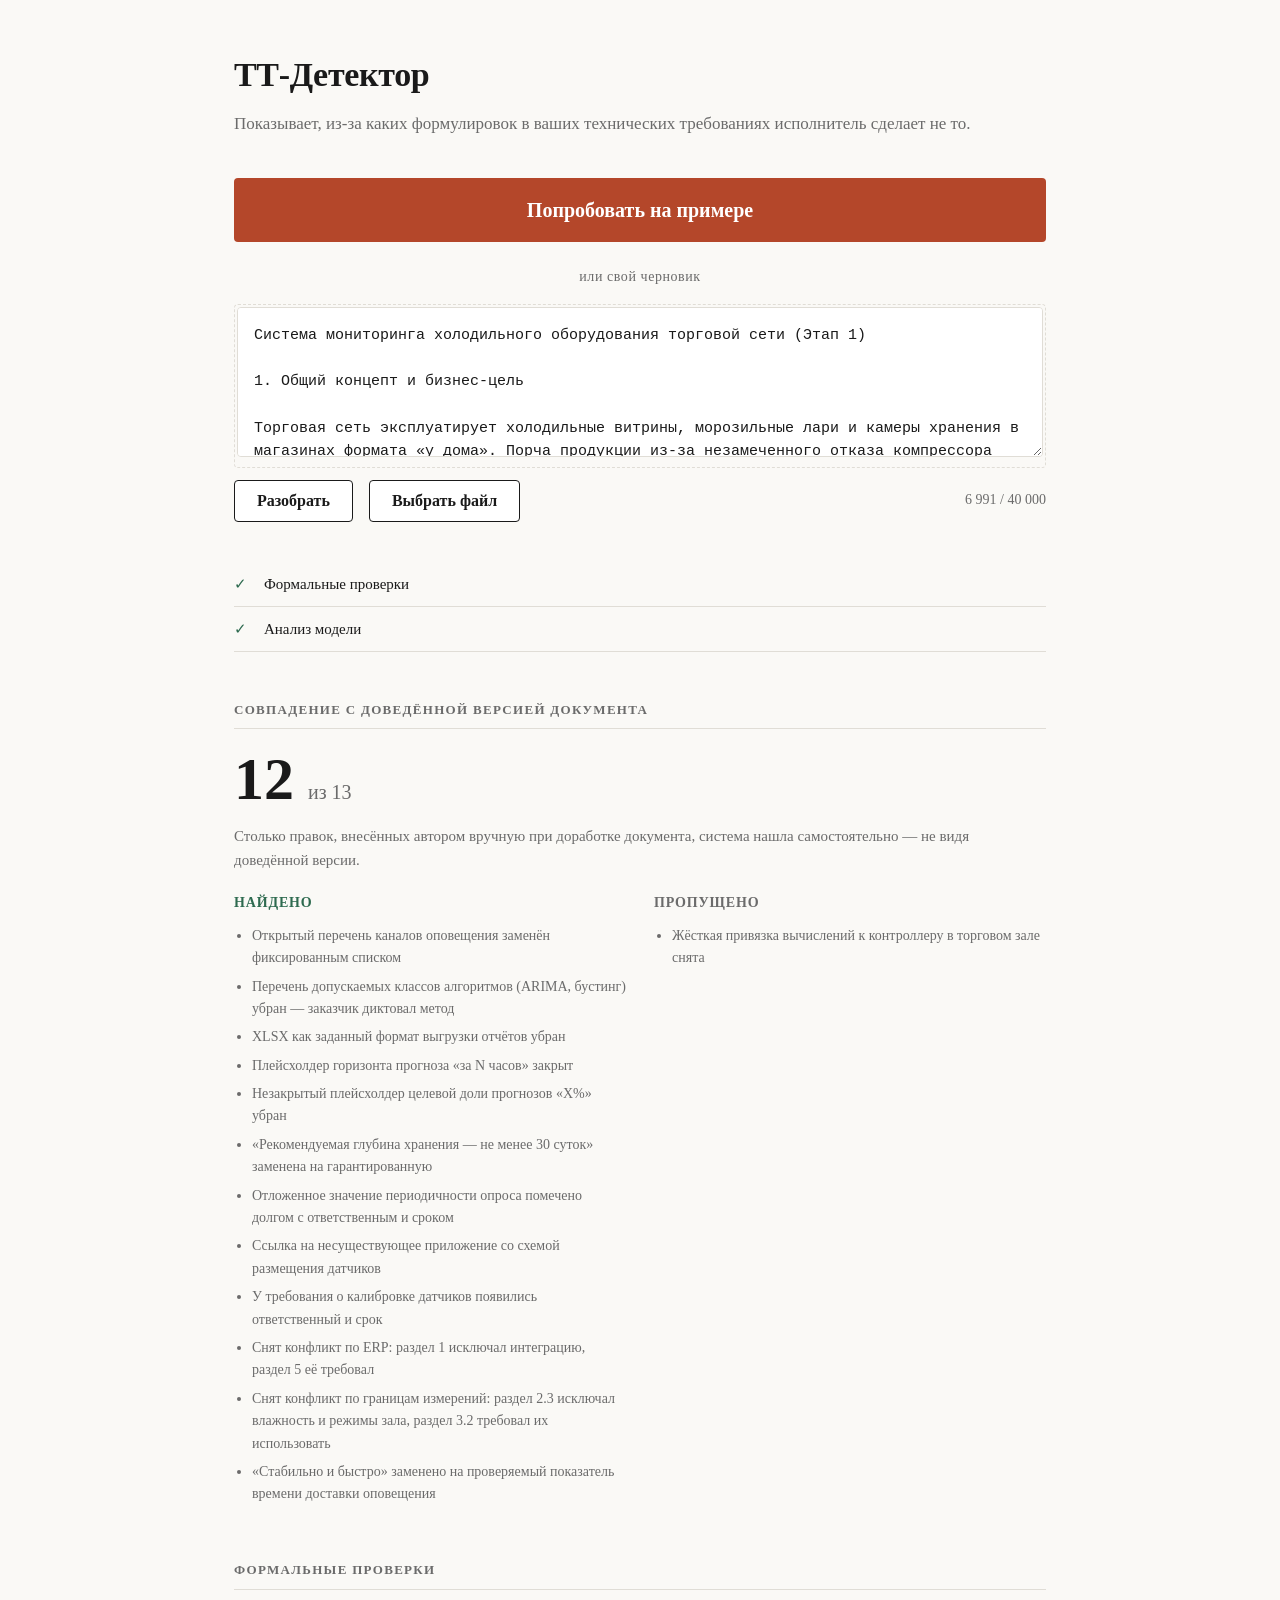
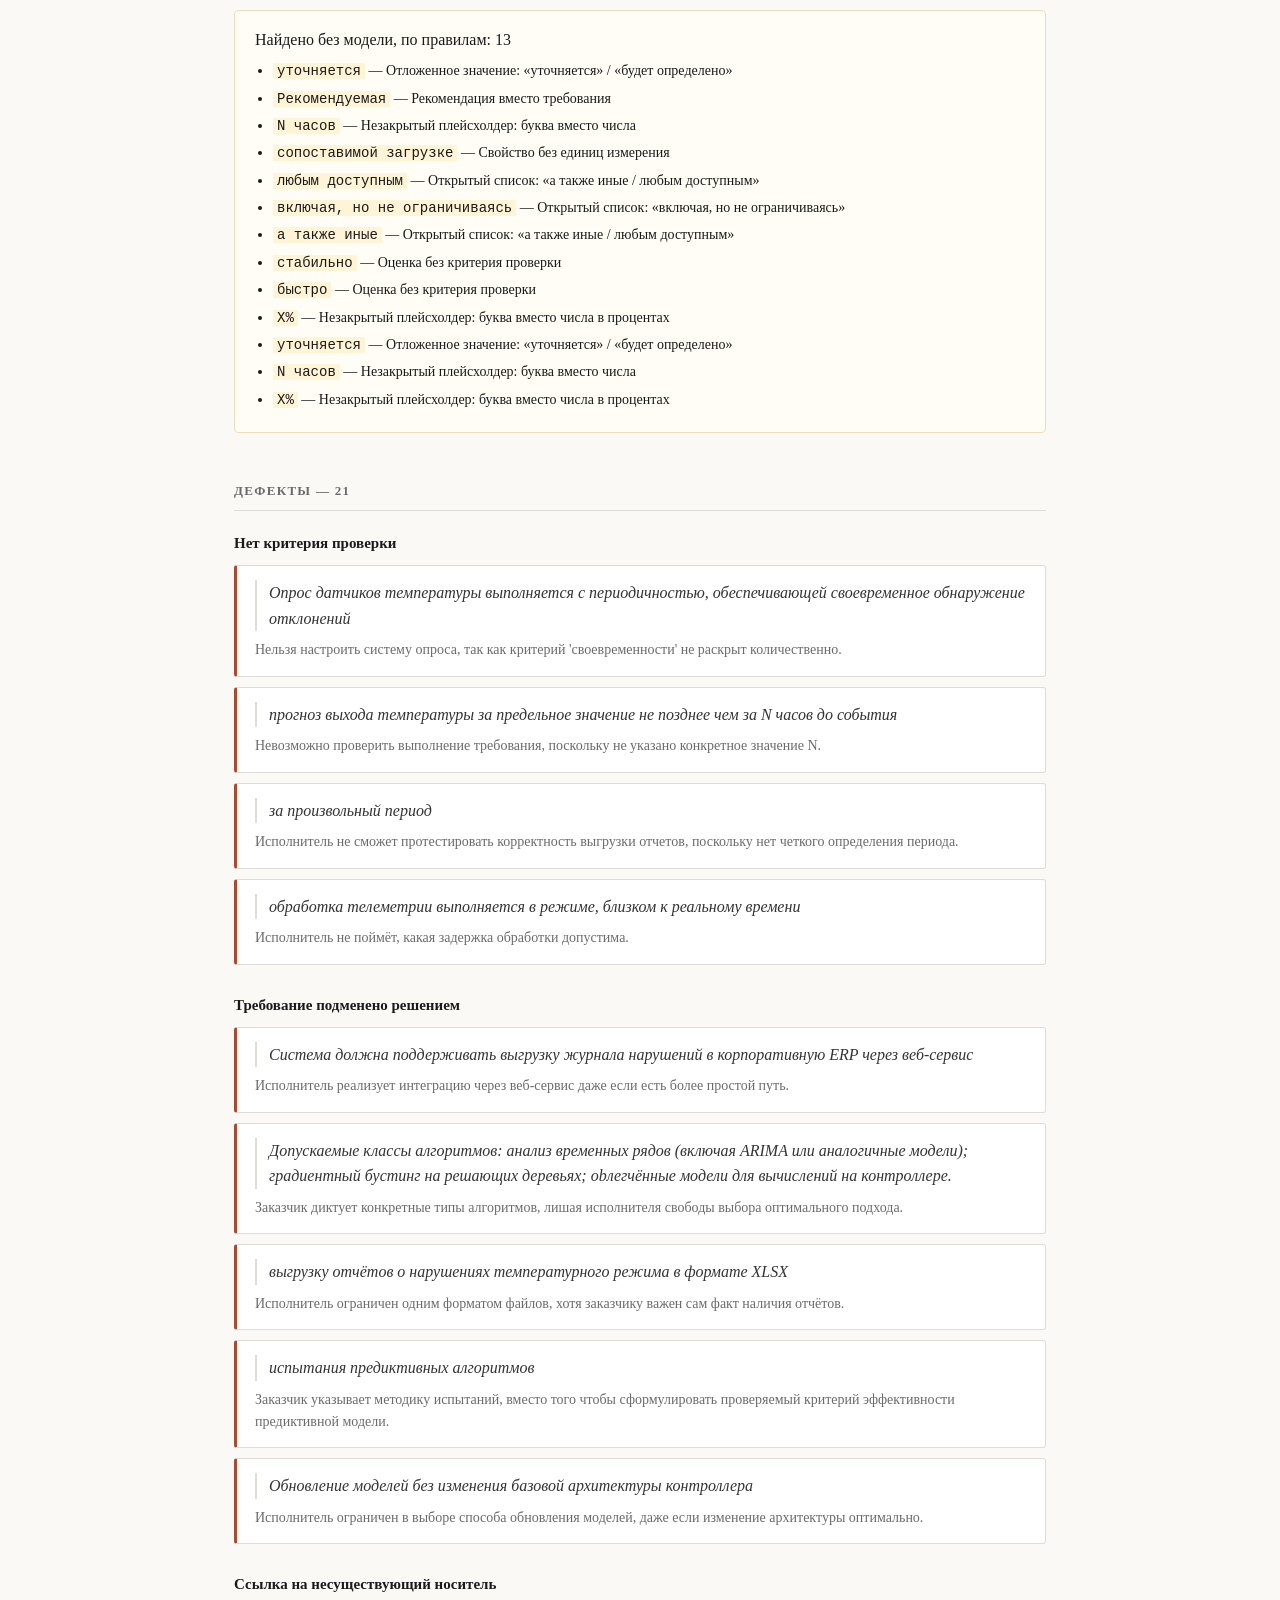
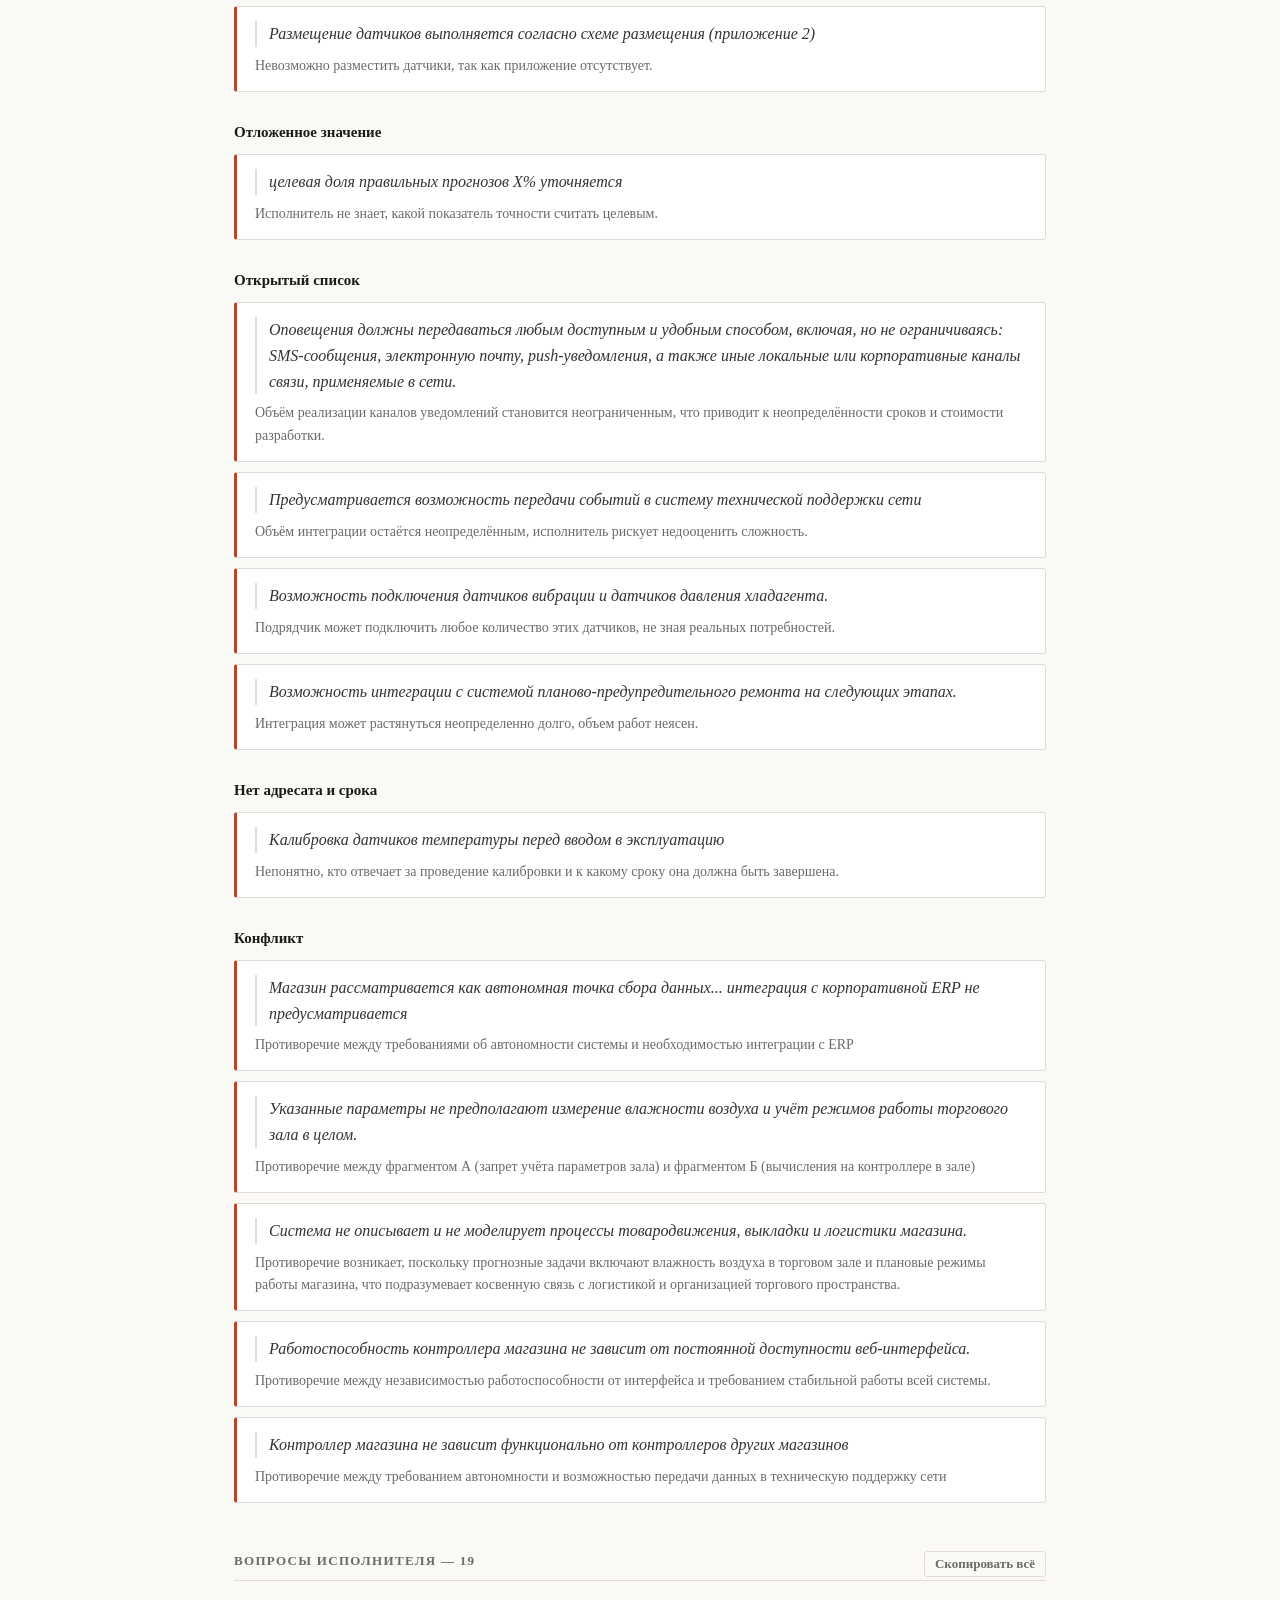
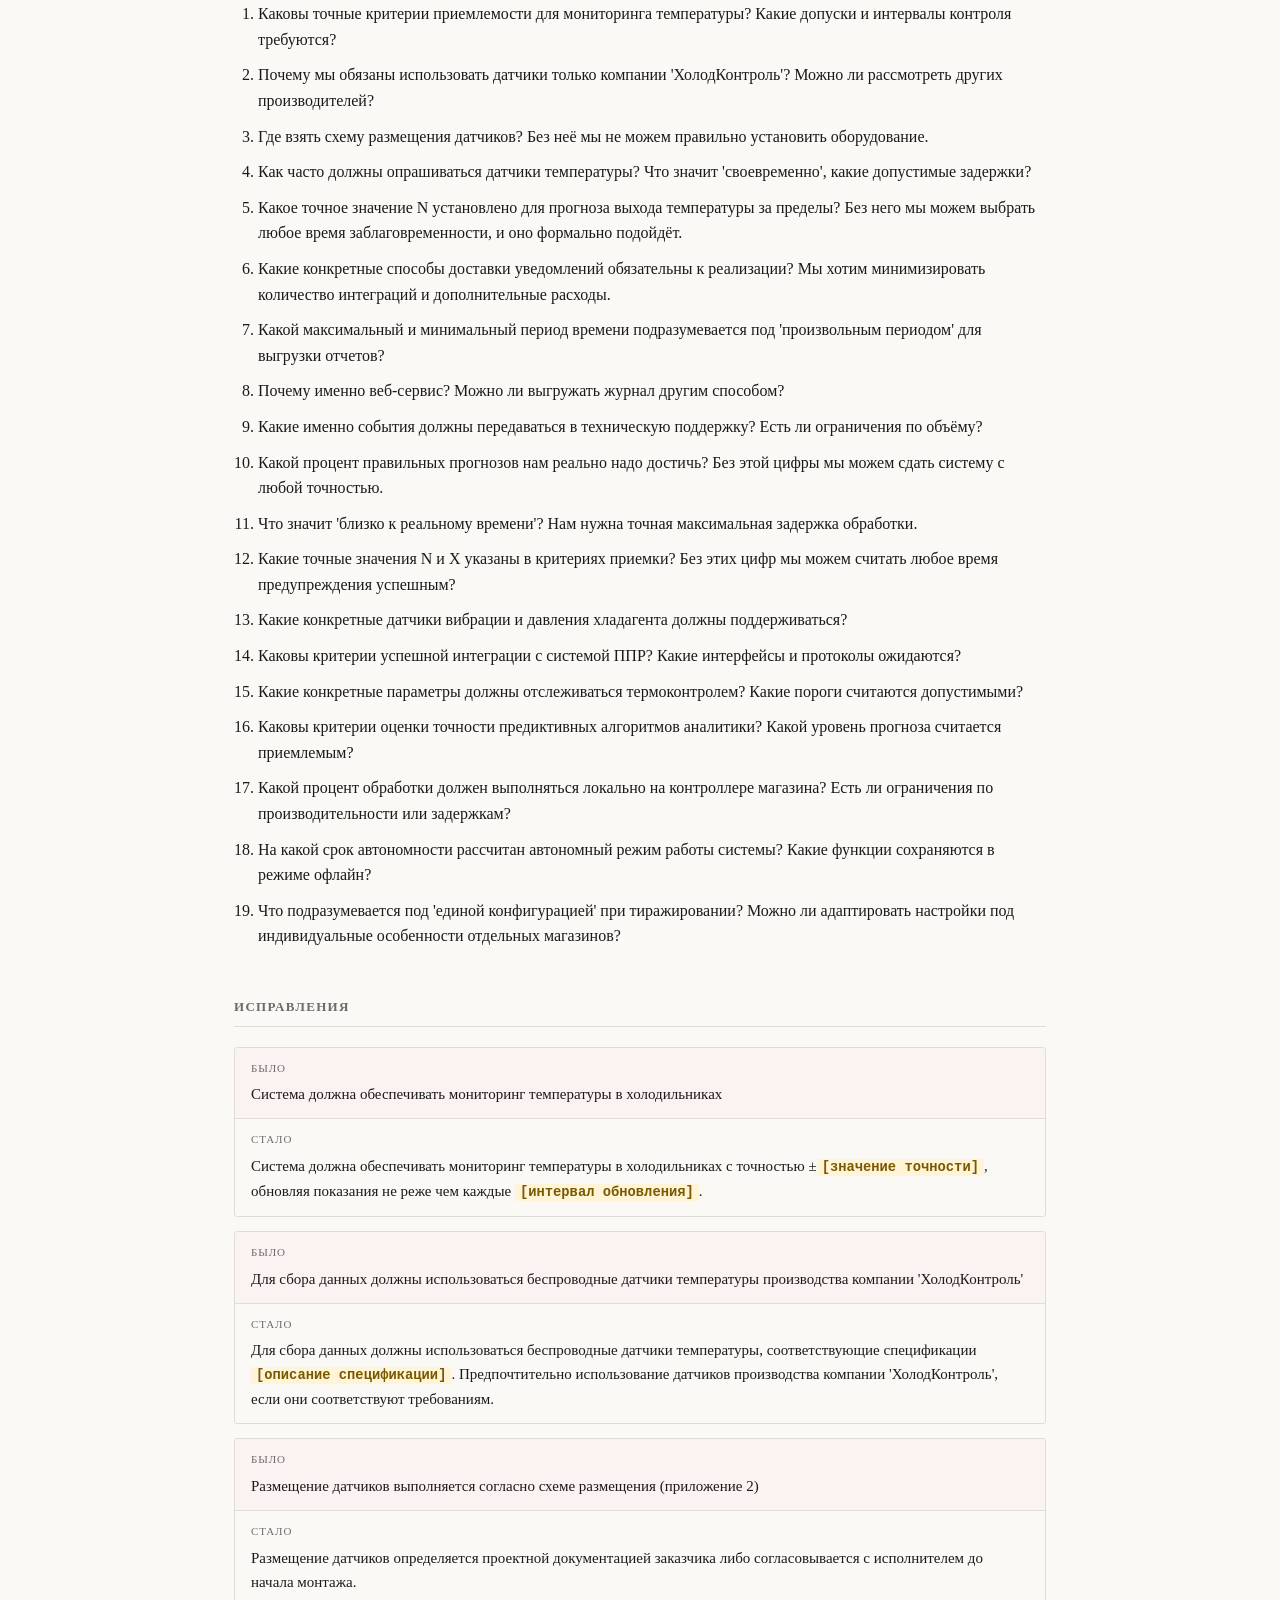
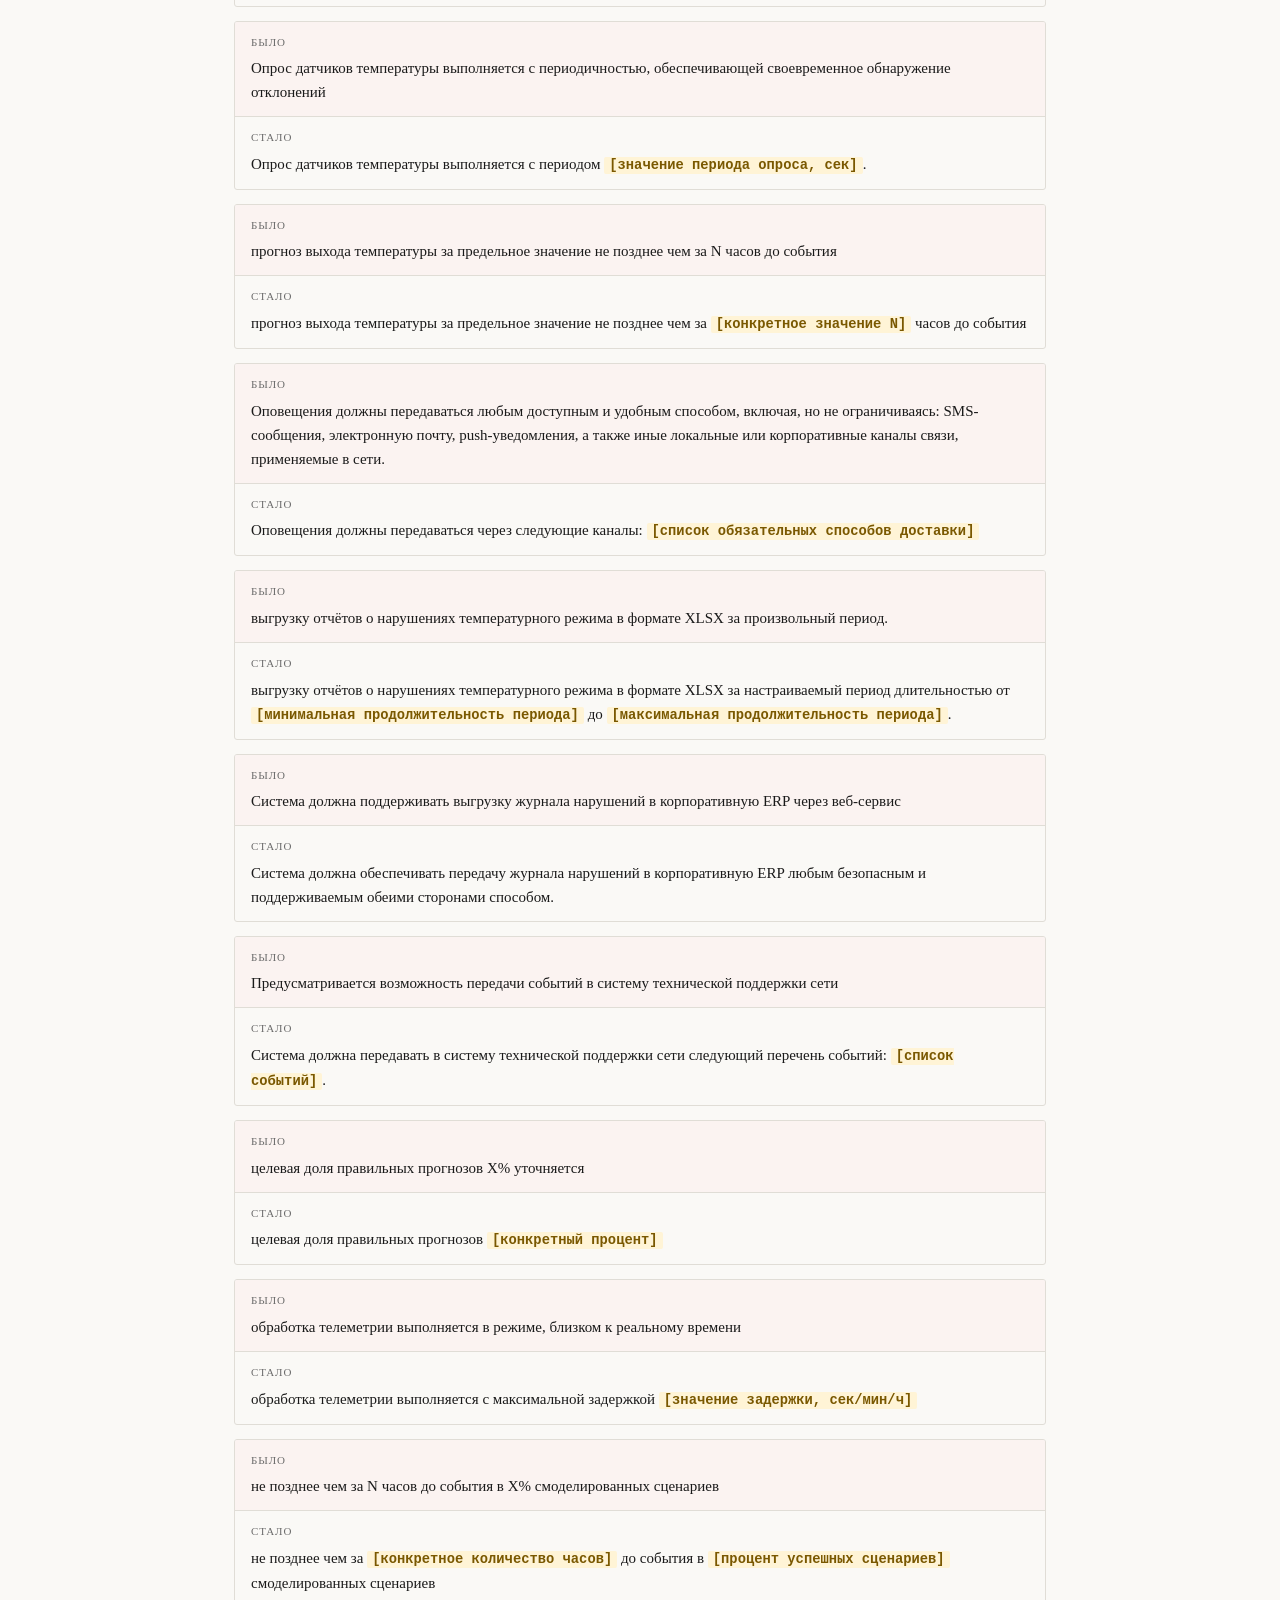
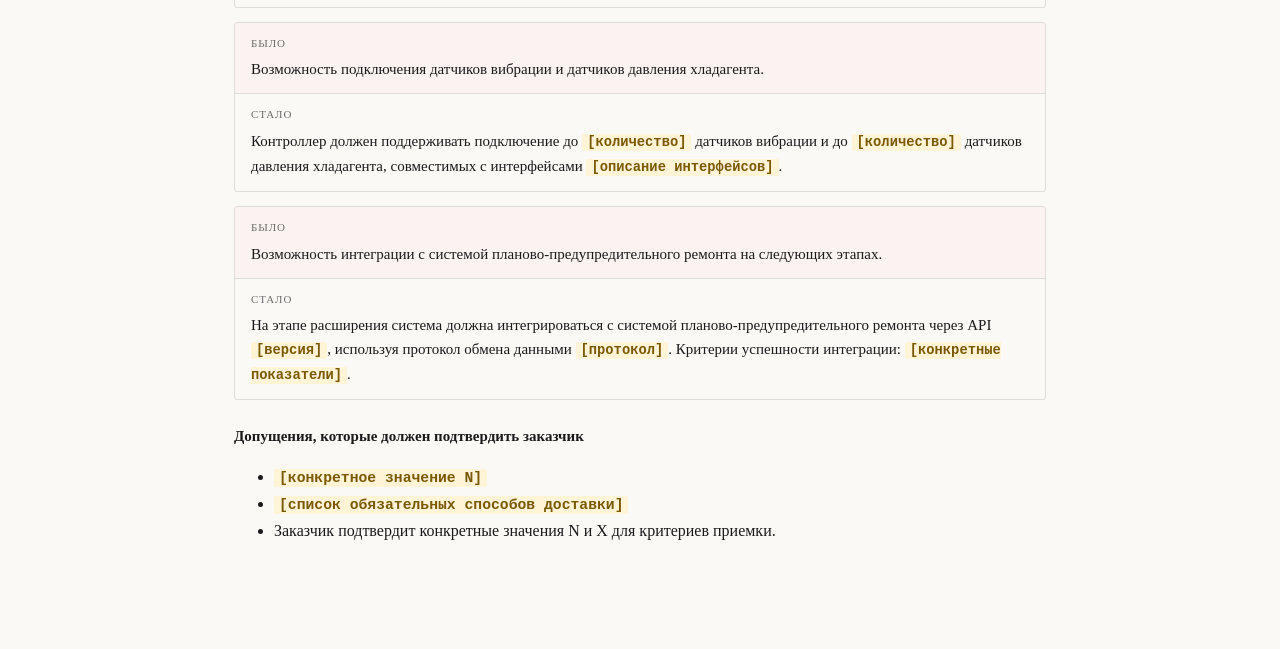
<file: design/snapshot.html>
<!doctype html>
<html lang="ru">
<head>
<meta charset="utf-8">
<meta name="viewport" content="width=device-width, initial-scale=1">
<title>ТТ-Детектор</title>
<style>
:root {
  --ink: #1a1a1a;
  --muted: #6b6b6b;
  --line: #e0ddd6;
  --paper: #faf9f6;
  --card: #ffffff;
  --accent: #b4472a;
  --accent-soft: #fdf1ec;
  --gap-bg: #fff4d6;
  --gap-ink: #7a5800;
  --ok: #2d6a4f;
}

* { box-sizing: border-box; }

body {
  margin: 0;
  background: var(--paper);
  color: var(--ink);
  font: 16px/1.6 Georgia, 'Times New Roman', serif;
}

.wrap { max-width: 860px; margin: 0 auto; padding: 48px 24px 96px; }

/* --- шапка --- */
header h1 { font-size: 34px; margin: 0 0 8px; letter-spacing: -0.01em; }
header p { margin: 0 0 40px; color: var(--muted); font-size: 17px; }

/* --- точка входа --- */
.entry { margin-bottom: 40px; }

.primary {
  display: block; width: 100%;
  padding: 20px 24px;
  font: 600 20px/1.2 Georgia, serif;
  color: #fff; background: var(--accent);
  border: none; border-radius: 4px; cursor: pointer;
  transition: background .15s;
}
.primary:hover:not(:disabled) { background: #9c3c23; }
.primary:disabled { opacity: .5; cursor: default; }

.or {
  text-align: center; color: var(--muted);
  font-size: 14px; margin: 24px 0 16px;
  text-transform: lowercase; letter-spacing: .04em;
}

textarea {
  width: 100%; min-height: 150px; padding: 16px;
  font: 15px/1.55 ui-monospace, 'Cascadia Mono', Consolas, monospace;
  color: var(--ink); background: var(--card);
  border: 1px solid var(--line); border-radius: 4px; resize: vertical;
}
textarea:focus { outline: 2px solid var(--accent); outline-offset: -1px; }

.dropzone { border: 1px dashed var(--line); border-radius: 4px; padding: 2px; }
.dropzone.over { border-color: var(--accent); background: var(--accent-soft); }

.row { display: flex; align-items: center; gap: 16px; margin-top: 12px; }
.counter { color: var(--muted); font-size: 14px; margin-left: auto; }
.counter.over { color: var(--accent); font-weight: 700; }

.secondary {
  padding: 11px 22px; font: 600 16px Georgia, serif;
  background: var(--card); color: var(--ink);
  border: 1px solid var(--ink); border-radius: 4px; cursor: pointer;
}
.secondary:disabled { opacity: .4; cursor: default; }

.hint { color: var(--muted); font-size: 14px; }
.warn {
  margin-top: 12px; padding: 12px 16px;
  background: var(--accent-soft); border-left: 3px solid var(--accent);
  font-size: 15px;
}

/* --- ожидание --- */
.stages { margin: 32px 0; }
.stage {
  display: flex; align-items: baseline; gap: 12px;
  padding: 10px 0; border-bottom: 1px solid var(--line);
  font-size: 15px;
}
.stage .mark { width: 18px; color: var(--muted); }
.stage.done .mark { color: var(--ok); }
.stage.active { color: var(--ink); }
.stage.wait { color: var(--muted); }

/* --- секции --- */
section { margin: 48px 0 0; }
section h2 {
  font-size: 13px; text-transform: uppercase; letter-spacing: .1em;
  color: var(--muted); font-weight: 700;
  padding-bottom: 8px; border-bottom: 1px solid var(--line); margin-bottom: 20px;
}

/* --- блок совпадения --- */
.score { display: flex; align-items: baseline; gap: 14px; margin-bottom: 8px; }
.score .big { font-size: 60px; font-weight: 700; line-height: 1; }
.score .of { font-size: 20px; color: var(--muted); }
.score-note { color: var(--muted); font-size: 15px; margin-bottom: 20px; }
.cols { display: grid; grid-template-columns: 1fr 1fr; gap: 28px; }
.cols h3 { font-size: 14px; margin: 0 0 10px; text-transform: uppercase;
           letter-spacing: .06em; }
.cols ul { margin: 0; padding-left: 18px; font-size: 14px; color: var(--muted); }
.cols li { margin-bottom: 6px; }
.cols .found h3 { color: var(--ok); }
.cols .missed h3 { color: var(--muted); }

/* --- формальные проверки --- */
.formal { background: #fffdf5; border: 1px solid #eadfba; border-radius: 4px;
          padding: 16px 20px; }
.formal ul { margin: 8px 0 0; padding-left: 18px; font-size: 14px; }
.formal li { margin-bottom: 5px; }
.formal .m { font-family: ui-monospace, Consolas, monospace;
             background: var(--gap-bg); padding: 0 4px; }

/* --- дефекты --- */
.type-group { margin-bottom: 28px; }
.type-name { font-size: 15px; font-weight: 700; margin-bottom: 10px; }
.card {
  background: var(--card); border: 1px solid var(--line);
  border-left: 3px solid var(--accent);
  border-radius: 3px; padding: 14px 18px; margin-bottom: 10px;
}
.card blockquote {
  margin: 0 0 8px; padding-left: 12px; border-left: 2px solid var(--line);
  font-style: italic; color: #333;
}
.card .why { font-size: 14px; color: var(--muted); }

/* --- вопросы --- */
.questions ol { padding-left: 24px; }
.questions li { margin-bottom: 10px; }

/* --- исправления --- */
.fix { border: 1px solid var(--line); border-radius: 3px; margin-bottom: 14px;
       overflow: hidden; }
.fix .side { padding: 12px 16px; font-size: 15px; }
.fix .before { background: #fbf3f1; border-bottom: 1px solid var(--line); }
.fix .label { font-size: 11px; text-transform: uppercase; letter-spacing: .08em;
              color: var(--muted); display: block; margin-bottom: 5px; }
.gap {
  background: var(--gap-bg); color: var(--gap-ink);
  padding: 1px 5px; border-radius: 2px; font-weight: 700;
  font-family: ui-monospace, Consolas, monospace; font-size: .92em;
}

.copy {
  float: right; font: 600 13px Georgia, serif; cursor: pointer;
  background: none; border: 1px solid var(--line); border-radius: 3px;
  padding: 4px 10px; color: var(--muted);
}
.copy:hover { border-color: var(--ink); color: var(--ink); }

.error { padding: 16px 20px; background: var(--accent-soft);
         border-left: 3px solid var(--accent); }

@media (max-width: 640px) {
  .cols { grid-template-columns: 1fr; }
  .score .big { font-size: 46px; }
}

</style>
</head>
<body>
<div class="wrap">
<header><h1>ТТ-Детектор</h1><p>Показывает, из-за каких формулировок в ваших технических требованиях исполнитель сделает не то.</p></header>
<div class="entry"><button class="primary">Попробовать на примере</button><div class="or">или свой черновик</div><div class="dropzone"><textarea placeholder="Вставьте текст ТТ или перетащите сюда файл .docx, .txt, .md">Система мониторинга холодильного оборудования торговой сети (Этап 1)

1. Общий концепт и бизнес-цель

Торговая сеть эксплуатирует холодильные витрины, морозильные лари и камеры хранения в магазинах формата «у дома». Порча продукции из-за незамеченного отказа компрессора или неплотно закрытой двери составляет заметную долю списаний.

Продукт представляет собой систему непрерывного контроля температурного режима холодильного оборудования с предиктивной аналитикой отказов. Каждый магазин оснащается набором датчиков и локальным контроллером, собирающим телеметрию.

Магазин рассматривается как автономная точка сбора данных. Контроллер магазина не зависит функционально от контроллеров других магазинов. В рамках Этапа 1 интеграция с корпоративной ERP не предусматривается: система работает как отдельный контур.

Все вычисления, необходимые для формирования оповещений на Этапе 1, выполняются на контроллере внутри торгового зала.

Бизнес-цель: сокращение списаний продукции за счёт раннего обнаружения отказов холодильного оборудования и нарушений температурного режима.

2. Требования к оборудованию и сбору данных

2.1 Состав датчиков

Каждая единица холодильного оборудования оснащается датчиком температуры воздуха внутри объёма и датчиком открытия двери. Компрессорные агрегаты дополнительно оснащаются датчиком потребляемого тока.

Размещение датчиков выполняется согласно схеме размещения (приложение 2), утверждённой службой эксплуатации.

Система должна предоставлять уполномоченному пользователю (администратор сети, техник) возможность ручного ввода и редактирования пороговых значений для каждой единицы оборудования:

предельная температура хранения (верхняя, нижняя, предупредительная);

допустимая длительность открытия двери;

предельный ток компрессора.

2.2 Параметры измерений

Опрос датчиков температуры выполняется с периодичностью, обеспечивающей своевременное обнаружение отклонений. Конкретная периодичность уточняется на этапе разработки ТЗ.

Данные телеметрии накапливаются в локальном хранилище контроллера. Рекомендуемая глубина хранения — не менее 30 суток непрерывной работы с возможностью расширения.

Должна быть проведена калибровка датчиков температуры перед вводом в эксплуатацию.

2.3 Ограничения по объекту

Контролируемые параметры относятся исключительно к конкретной единице оборудования и её ближайшему окружению. Указанные параметры не предполагают измерение влажности воздуха и учёт режимов работы торгового зала в целом.

Система не описывает и не моделирует процессы товародвижения, выкладки и логистики магазина.

3. Аналитика и прогнозирование

3.1 Прогнозные задачи

Интеллектуальные алгоритмы, реализуемые в составе системы, должны решать следующие прогнозные задачи:

прогноз выхода температуры за предельное значение не позднее чем за N часов до события;

расчёт индекса технического состояния компрессора на основе тренда роста потребляемого тока при сопоставимой загрузке;

выявление аномального профиля охлаждения, указывающего на утечку хладагента или износ уплотнителя двери;

оценка вероятности отказа агрегата в течение планового периода.

Результаты работы алгоритмов формализуются в виде числовых индексов, прогнозных интервалов времени и событий предупреждения.

3.2 Используемые данные и модели

Для выполнения прогнозных задач система обязана использовать мультифакторный набор данных, включающий:

значения температуры внутри объёма и температуры окружающего воздуха;

длительность и частоту открытия дверей;

потребляемый ток компрессора;

влажность воздуха в торговом зале и плановые режимы работы магазина.

Математическая модель должна учитывать связь между частотой открытия дверей, температурой окружающего воздуха и нагрузкой на компрессор.

Допускаемые классы алгоритмов:

анализ временных рядов (включая ARIMA или аналогичные модели);

градиентный бустинг на решающих деревьях;

облегчённые модели для вычислений на контроллере.

Принципы работы алгоритмов должны иметь открытое описание в составе проектной документации.

3.3 Формирование оповещений

При выявлении предаварийных состояний (превышение предельной температуры, длительное открытие двери, ускоренная деградация компрессора) система формирует оповещения для персонала магазина и службы эксплуатации.

Оповещения должны передаваться любым доступным и удобным способом, включая, но не ограничиваясь: SMS-сообщения, электронную почту, push-уведомления, а также иные локальные или корпоративные каналы связи, применяемые в сети.

Система должна работать стабильно и быстро, обеспечивая своевременное информирование персонала.

4. Веб-интерфейс и отчётность

Веб-интерфейс выделяется как отдельный логический компонент и используется для настройки порогов, управления пользователями, просмотра состояния оборудования и отчётов.

Система должна обеспечивать выгрузку отчётов о нарушениях температурного режима в формате XLSX за произвольный период.

Работоспособность контроллера магазина не зависит от постоянной доступности веб-интерфейса.

5. Интеграции

Система должна поддерживать выгрузку журнала нарушений в корпоративную ERP через веб-сервис для последующего расчёта списаний.

Предусматривается возможность передачи событий в систему технической поддержки сети.

6. Нефункциональные требования

Автономность: контроллер магазина обеспечивает сбор данных и формирование оповещений при отсутствии связи с внешними системами.

Производительность: обработка телеметрии выполняется в режиме, близком к реальному времени.

Эффективность прогноза: предупреждение о риске выхода за предельную температуру формируется заблаговременно (целевая доля правильных прогнозов X% уточняется).

Отказоустойчивость: при потере связи система переходит на локальные пороги с накоплением данных.

Кибербезопасность: соответствие требованиям, предъявляемым к системам, обрабатывающим данные торговой сети.

7. Приёмка

В рамках работ должны быть проведены испытания предиктивных алгоритмов на исторических или синтезированных сценариях отказов.

Критерий приёмки:

Система должна формировать предупреждение о риске выхода температуры за предельное значение не позднее чем за N часов до события в X% смоделированных сценариев.

Дополнительно обеспечивается возможность ретроспективной проверки качества прогнозов.

8. Задел на развитие

Возможность подключения датчиков вибрации и датчиков давления хладагента.

Возможность интеграции с системой планово-предупредительного ремонта на следующих этапах.

Обновление моделей без изменения базовой архитектуры контроллера.

9. Сводная таблица ключевых возможностей

| Группа | Возможность | Описание |
| --- | --- | --- |
| Мониторинг | Термоконтроль | Контроль температуры внутри объёма и окружающего воздуха |
| Аналитика | Предиктивные алгоритмы | Прогноз выхода за пороги, деградации, аномалий |
| Архитектура | Локальные вычисления | Обработка на контроллере магазина |
| Надёжность | Автономный режим | Работа без связи с внешними системами |
| Масштабирование | Тиражирование | Единая конфигурация для магазинов сети |
</textarea></div><div class="row"><button class="secondary">Разобрать</button><button class="secondary">Выбрать файл</button><span class="counter">6 991 / 40 000</span></div></div>
<div class="stages"><div class="stage done"><span class="mark">✓</span><span>Формальные проверки</span></div><div class="stage done"><span class="mark">✓</span><span>Анализ модели</span></div></div>
<section><h2>Совпадение с доведённой версией документа</h2><div class="score"><span class="big">12</span><span class="of">из 13</span></div><p class="score-note">Столько правок, внесённых автором вручную при доработке документа, система нашла самостоятельно — не видя доведённой версии.</p><div class="cols"><div class="found"><h3>Найдено</h3><ul><li>Открытый перечень каналов оповещения заменён фиксированным списком</li><li>Перечень допускаемых классов алгоритмов (ARIMA, бустинг) убран — заказчик диктовал метод</li><li>XLSX как заданный формат выгрузки отчётов убран</li><li>Плейсхолдер горизонта прогноза «за N часов» закрыт</li><li>Незакрытый плейсхолдер целевой доли прогнозов «X%» убран</li><li>«Рекомендуемая глубина хранения — не менее 30 суток» заменена на гарантированную</li><li>Отложенное значение периодичности опроса помечено долгом с ответственным и сроком</li><li>Ссылка на несуществующее приложение со схемой размещения датчиков</li><li>У требования о калибровке датчиков появились ответственный и срок</li><li>Снят конфликт по ERP: раздел 1 исключал интеграцию, раздел 5 её требовал</li><li>Снят конфликт по границам измерений: раздел 2.3 исключал влажность и режимы зала, раздел 3.2 требовал их использовать</li><li>«Стабильно и быстро» заменено на проверяемый показатель времени доставки оповещения</li></ul></div><div class="missed"><h3>Пропущено</h3><ul><li>Жёсткая привязка вычислений к контроллеру в торговом зале снята</li></ul></div></div></section>
<section><h2>Формальные проверки</h2><div class="formal"><div>Найдено без модели, по правилам: 13</div><ul><li><span class="m">уточняется</span> — Отложенное значение: «уточняется» / «будет определено»</li><li><span class="m">Рекомендуемая</span> — Рекомендация вместо требования</li><li><span class="m">N часов</span> — Незакрытый плейсхолдер: буква вместо числа</li><li><span class="m">сопоставимой загрузке</span> — Свойство без единиц измерения</li><li><span class="m">любым доступным</span> — Открытый список: «а также иные / любым доступным»</li><li><span class="m">включая, но не ограничиваясь</span> — Открытый список: «включая, но не ограничиваясь»</li><li><span class="m">а также иные</span> — Открытый список: «а также иные / любым доступным»</li><li><span class="m">стабильно</span> — Оценка без критерия проверки</li><li><span class="m">быстро</span> — Оценка без критерия проверки</li><li><span class="m">X%</span> — Незакрытый плейсхолдер: буква вместо числа в процентах</li><li><span class="m">уточняется</span> — Отложенное значение: «уточняется» / «будет определено»</li><li><span class="m">N часов</span> — Незакрытый плейсхолдер: буква вместо числа</li><li><span class="m">X%</span> — Незакрытый плейсхолдер: буква вместо числа в процентах</li></ul></div></section>
<section><h2>Дефекты — 21</h2><div class="type-group"><div class="type-name">Нет критерия проверки</div><div class="card"><blockquote>Опрос датчиков температуры выполняется с периодичностью, обеспечивающей своевременное обнаружение отклонений</blockquote><div class="why">Нельзя настроить систему опроса, так как критерий &#x27;своевременности&#x27; не раскрыт количественно.</div></div><div class="card"><blockquote>прогноз выхода температуры за предельное значение не позднее чем за N часов до события</blockquote><div class="why">Невозможно проверить выполнение требования, поскольку не указано конкретное значение N.</div></div><div class="card"><blockquote>за произвольный период</blockquote><div class="why">Исполнитель не сможет протестировать корректность выгрузки отчетов, поскольку нет четкого определения периода.</div></div><div class="card"><blockquote>обработка телеметрии выполняется в режиме, близком к реальному времени</blockquote><div class="why">Исполнитель не поймёт, какая задержка обработки допустима.</div></div></div><div class="type-group"><div class="type-name">Требование подменено решением</div><div class="card"><blockquote>Система должна поддерживать выгрузку журнала нарушений в корпоративную ERP через веб-сервис</blockquote><div class="why">Исполнитель реализует интеграцию через веб-сервис даже если есть более простой путь.</div></div><div class="card"><blockquote>Допускаемые классы алгоритмов:
анализ временных рядов (включая ARIMA или аналогичные модели);
градиентный бустинг на решающих деревьях;
obлегчённые модели для вычислений на контроллере.</blockquote><div class="why">Заказчик диктует конкретные типы алгоритмов, лишая исполнителя свободы выбора оптимального подхода.</div></div><div class="card"><blockquote>выгрузку отчётов о нарушениях температурного режима в формате XLSX</blockquote><div class="why">Исполнитель ограничен одним форматом файлов, хотя заказчику важен сам факт наличия отчётов.</div></div><div class="card"><blockquote>испытания предиктивных алгоритмов</blockquote><div class="why">Заказчик указывает методику испытаний, вместо того чтобы сформулировать проверяемый критерий эффективности предиктивной модели.</div></div><div class="card"><blockquote>Обновление моделей без изменения базовой архитектуры контроллера</blockquote><div class="why">Исполнитель ограничен в выборе способа обновления моделей, даже если изменение архитектуры оптимально.</div></div></div><div class="type-group"><div class="type-name">Ссылка на несуществующий носитель</div><div class="card"><blockquote>Размещение датчиков выполняется согласно схеме размещения (приложение 2)</blockquote><div class="why">Невозможно разместить датчики, так как приложение отсутствует.</div></div></div><div class="type-group"><div class="type-name">Отложенное значение</div><div class="card"><blockquote>целевая доля правильных прогнозов X% уточняется</blockquote><div class="why">Исполнитель не знает, какой показатель точности считать целевым.</div></div></div><div class="type-group"><div class="type-name">Открытый список</div><div class="card"><blockquote>Оповещения должны передаваться любым доступным и удобным способом, включая, но не ограничиваясь: SMS-сообщения, электронную почту, push-уведомления, а также иные локальные или корпоративные каналы связи, применяемые в сети.</blockquote><div class="why">Объём реализации каналов уведомлений становится неограниченным, что приводит к неопределённости сроков и стоимости разработки.</div></div><div class="card"><blockquote>Предусматривается возможность передачи событий в систему технической поддержки сети</blockquote><div class="why">Объём интеграции остаётся неопределённым, исполнитель рискует недооценить сложность.</div></div><div class="card"><blockquote>Возможность подключения датчиков вибрации и датчиков давления хладагента.</blockquote><div class="why">Подрядчик может подключить любое количество этих датчиков, не зная реальных потребностей.</div></div><div class="card"><blockquote>Возможность интеграции с системой планово-предупредительного ремонта на следующих этапах.</blockquote><div class="why">Интеграция может растянуться неопределенно долго, объем работ неясен.</div></div></div><div class="type-group"><div class="type-name">Нет адресата и срока</div><div class="card"><blockquote>Калибровка датчиков температуры перед вводом в эксплуатацию</blockquote><div class="why">Непонятно, кто отвечает за проведение калибровки и к какому сроку она должна быть завершена.</div></div></div><div class="type-group"><div class="type-name">Конфликт</div><div class="card"><blockquote>Магазин рассматривается как автономная точка сбора данных... интеграция с корпоративной ERP не предусматривается</blockquote><div class="why">Противоречие между требованиями об автономности системы и необходимостью интеграции с ERP</div></div><div class="card"><blockquote>Указанные параметры не предполагают измерение влажности воздуха и учёт режимов работы торгового зала в целом.</blockquote><div class="why">Противоречие между фрагментом А (запрет учёта параметров зала) и фрагментом Б (вычисления на контроллере в зале)</div></div><div class="card"><blockquote>Система не описывает и не моделирует процессы товародвижения, выкладки и логистики магазина.</blockquote><div class="why">Противоречие возникает, поскольку прогнозные задачи включают влажность воздуха в торговом зале и плановые режимы работы магазина, что подразумевает косвенную связь с логистикой и организацией торгового пространства.</div></div><div class="card"><blockquote>Работоспособность контроллера магазина не зависит от постоянной доступности веб-интерфейса.</blockquote><div class="why">Противоречие между независимостью работоспособности от интерфейса и требованием стабильной работы всей системы.</div></div><div class="card"><blockquote>Контроллер магазина не зависит функционально от контроллеров других магазинов</blockquote><div class="why">Противоречие между требованием автономности и возможностью передачи данных в техническую поддержку сети</div></div></div></section>
<section class="questions"><h2>Вопросы исполнителя — 19<button class="copy">Скопировать всё</button></h2><ol><li>Каковы точные критерии приемлемости для мониторинга температуры? Какие допуски и интервалы контроля требуются?</li><li>Почему мы обязаны использовать датчики только компании &#x27;ХолодКонтроль&#x27;? Можно ли рассмотреть других производителей?</li><li>Где взять схему размещения датчиков? Без неё мы не можем правильно установить оборудование.</li><li>Как часто должны опрашиваться датчики температуры? Что значит &#x27;своевременно&#x27;, какие допустимые задержки?</li><li>Какое точное значение N установлено для прогноза выхода температуры за пределы? Без него мы можем выбрать любое время заблаговременности, и оно формально подойдёт.</li><li>Какие конкретные способы доставки уведомлений обязательны к реализации? Мы хотим минимизировать количество интеграций и дополнительные расходы.</li><li>Какой максимальный и минимальный период времени подразумевается под &#x27;произвольным периодом&#x27; для выгрузки отчетов?</li><li>Почему именно веб-сервис? Можно ли выгружать журнал другим способом?</li><li>Какие именно события должны передаваться в техническую поддержку? Есть ли ограничения по объёму?</li><li>Какой процент правильных прогнозов нам реально надо достичь? Без этой цифры мы можем сдать систему с любой точностью.</li><li>Что значит &#x27;близко к реальному времени&#x27;? Нам нужна точная максимальная задержка обработки.</li><li>Какие точные значения N и X указаны в критериях приемки? Без этих цифр мы можем считать любое время предупреждения успешным?</li><li>Какие конкретные датчики вибрации и давления хладагента должны поддерживаться?</li><li>Каковы критерии успешной интеграции с системой ППР? Какие интерфейсы и протоколы ожидаются?</li><li>Какие конкретные параметры должны отслеживаться термоконтролем? Какие пороги считаются допустимыми?</li><li>Каковы критерии оценки точности предиктивных алгоритмов аналитики? Какой уровень прогноза считается приемлемым?</li><li>Какой процент обработки должен выполняться локально на контроллере магазина? Есть ли ограничения по производительности или задержкам?</li><li>На какой срок автономности рассчитан автономный режим работы системы? Какие функции сохраняются в режиме офлайн?</li><li>Что подразумевается под &#x27;единой конфигурацией&#x27; при тиражировании? Можно ли адаптировать настройки под индивидуальные особенности отдельных магазинов?</li></ol></section>
<section><h2>Исправления</h2><div class="fix"><div class="side before"><span class="label">было</span>Система должна обеспечивать мониторинг температуры в холодильниках</div><div class="side after"><span class="label">стало</span>Система должна обеспечивать мониторинг температуры в холодильниках с точностью ±<span class="gap">[значение точности]</span>, обновляя показания не реже чем каждые <span class="gap">[интервал обновления]</span>.</div></div><div class="fix"><div class="side before"><span class="label">было</span>Для сбора данных должны использоваться беспроводные датчики температуры производства компании &#x27;ХолодКонтроль&#x27;</div><div class="side after"><span class="label">стало</span>Для сбора данных должны использоваться беспроводные датчики температуры, соответствующие спецификации <span class="gap">[описание спецификации]</span>. Предпочтительно использование датчиков производства компании &#x27;ХолодКонтроль&#x27;, если они соответствуют требованиям.</div></div><div class="fix"><div class="side before"><span class="label">было</span>Размещение датчиков выполняется согласно схеме размещения (приложение 2)</div><div class="side after"><span class="label">стало</span>Размещение датчиков определяется проектной документацией заказчика либо согласовывается с исполнителем до начала монтажа.</div></div><div class="fix"><div class="side before"><span class="label">было</span>Опрос датчиков температуры выполняется с периодичностью, обеспечивающей своевременное обнаружение отклонений</div><div class="side after"><span class="label">стало</span>Опрос датчиков температуры выполняется с периодом <span class="gap">[значение периода опроса, сек]</span>.</div></div><div class="fix"><div class="side before"><span class="label">было</span>прогноз выхода температуры за предельное значение не позднее чем за N часов до события</div><div class="side after"><span class="label">стало</span>прогноз выхода температуры за предельное значение не позднее чем за <span class="gap">[конкретное значение N]</span> часов до события</div></div><div class="fix"><div class="side before"><span class="label">было</span>Оповещения должны передаваться любым доступным и удобным способом, включая, но не ограничиваясь: SMS-сообщения, электронную почту, push-уведомления, а также иные локальные или корпоративные каналы связи, применяемые в сети.</div><div class="side after"><span class="label">стало</span>Оповещения должны передаваться через следующие каналы: <span class="gap">[список обязательных способов доставки]</span></div></div><div class="fix"><div class="side before"><span class="label">было</span>выгрузку отчётов о нарушениях температурного режима в формате XLSX за произвольный период.</div><div class="side after"><span class="label">стало</span>выгрузку отчётов о нарушениях температурного режима в формате XLSX за настраиваемый период длительностью от <span class="gap">[минимальная продолжительность периода]</span> до <span class="gap">[максимальная продолжительность периода]</span>.</div></div><div class="fix"><div class="side before"><span class="label">было</span>Система должна поддерживать выгрузку журнала нарушений в корпоративную ERP через веб-сервис</div><div class="side after"><span class="label">стало</span>Система должна обеспечивать передачу журнала нарушений в корпоративную ERP любым безопасным и поддерживаемым обеими сторонами способом.</div></div><div class="fix"><div class="side before"><span class="label">было</span>Предусматривается возможность передачи событий в систему технической поддержки сети</div><div class="side after"><span class="label">стало</span>Система должна передавать в систему технической поддержки сети следующий перечень событий: <span class="gap">[список событий]</span>.</div></div><div class="fix"><div class="side before"><span class="label">было</span>целевая доля правильных прогнозов X% уточняется</div><div class="side after"><span class="label">стало</span>целевая доля правильных прогнозов <span class="gap">[конкретный процент]</span></div></div><div class="fix"><div class="side before"><span class="label">было</span>обработка телеметрии выполняется в режиме, близком к реальному времени</div><div class="side after"><span class="label">стало</span>обработка телеметрии выполняется с максимальной задержкой <span class="gap">[значение задержки, сек/мин/ч]</span></div></div><div class="fix"><div class="side before"><span class="label">было</span>не позднее чем за N часов до события в X% смоделированных сценариев</div><div class="side after"><span class="label">стало</span>не позднее чем за <span class="gap">[конкретное количество часов]</span> до события в <span class="gap">[процент успешных сценариев]</span> смоделированных сценариев</div></div><div class="fix"><div class="side before"><span class="label">было</span>Возможность подключения датчиков вибрации и датчиков давления хладагента.</div><div class="side after"><span class="label">стало</span>Контроллер должен поддерживать подключение до <span class="gap">[количество]</span> датчиков вибрации и до <span class="gap">[количество]</span> датчиков давления хладагента, совместимых с интерфейсами <span class="gap">[описание интерфейсов]</span>.</div></div><div class="fix"><div class="side before"><span class="label">было</span>Возможность интеграции с системой планово-предупредительного ремонта на следующих этапах.</div><div class="side after"><span class="label">стало</span>На этапе расширения система должна интегрироваться с системой планово-предупредительного ремонта через API <span class="gap">[версия]</span>, используя протокол обмена данными <span class="gap">[протокол]</span>. Критерии успешности интеграции: <span class="gap">[конкретные показатели]</span>.</div></div><div style="margin-top:24px"><div class="type-name">Допущения, которые должен подтвердить заказчик</div><ul><li><span class="gap">[конкретное значение N]</span></li><li><span class="gap">[список обязательных способов доставки]</span></li><li>Заказчик подтвердит конкретные значения N и X для критериев приемки.</li></ul></div></section>
</div>
</body>
</html>
</file>
